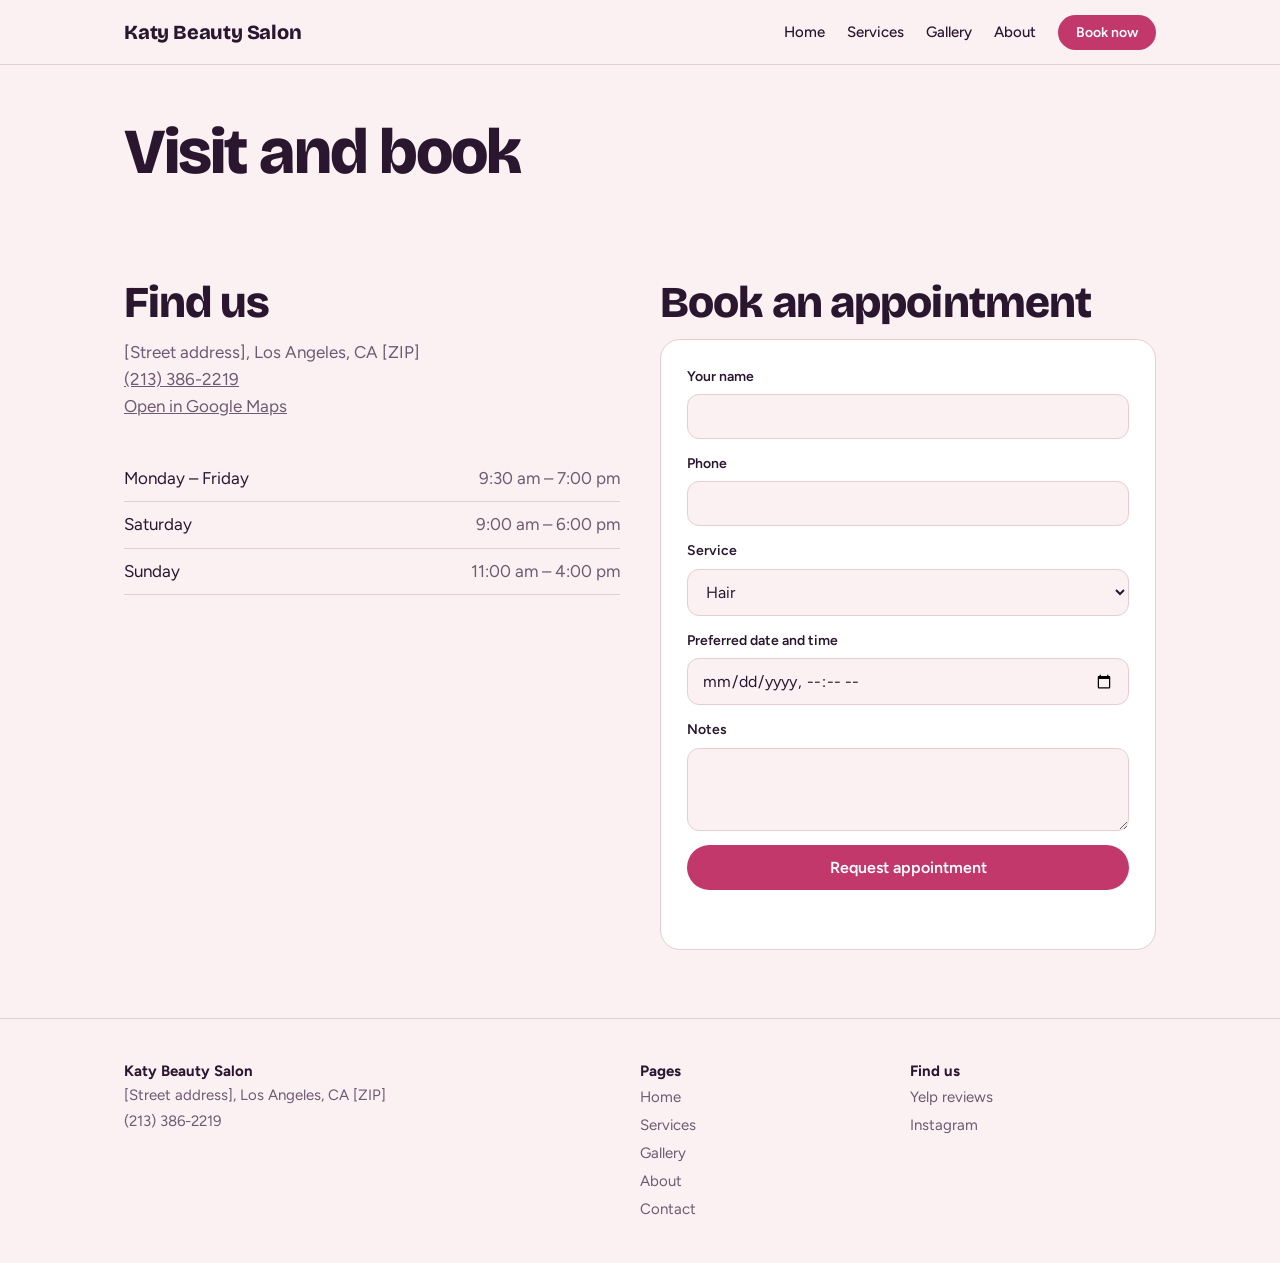
<file: contact.html>
<!DOCTYPE html>
<html lang="en"><head><meta charset="utf-8"><meta name="viewport" content="width=device-width, initial-scale=1">
<title>Contact & Booking | Katy Beauty Salon, Los Angeles</title><meta name="description" content="Book an appointment or find Katy Beauty Salon in Los Angeles: address, phone and hours.">
<link rel="icon" href="data:image/svg+xml,%3Csvg xmlns='http://www.w3.org/2000/svg' viewBox='0 0 100 100'%3E%3Ctext y='.9em' font-size='90'%3E💅%3C/text%3E%3C/svg%3E">
<link rel="preconnect" href="https://fonts.googleapis.com"><link rel="preconnect" href="https://fonts.gstatic.com" crossorigin>
<link href="https://fonts.googleapis.com/css2?family=Bricolage+Grotesque:opsz,wght@12..96,700;12..96,800&family=Figtree:wght@400;500;600&display=swap" rel="stylesheet">
<link rel="stylesheet" href="style.css"></head><body>
<header><div class="wrap"><a class="logo" href="index.html">Katy Beauty Salon</a>
<button class="menu-toggle" aria-expanded="false" aria-controls="nav">Menu</button><nav id="nav" aria-label="Main"><a href="index.html">Home</a><a href="services.html">Services</a><a href="gallery.html">Gallery</a><a href="about.html">About</a><a class="btn" href="contact.html#book">Book now</a></nav></div></header>
<main>
<div class="pagehead"><div class="wrap"><h1>Visit and book</h1></div></div>
<section><div class="wrap split"><div><h2>Find us</h2><p class="sub">[Street address], Los Angeles, CA [ZIP]<br><a href="tel:+12133862219">(213) 386-2219</a><br><a href="https://www.google.com/maps/search/?api=1&query=Katy+Beauty+Salon+Los+Angeles" target="_blank" rel="noopener">Open in Google Maps</a></p><table class="hours" aria-label="Opening hours"><tr><td>Monday – Friday</td><td>9:30 am – 7:00 pm</td></tr><tr><td>Saturday</td><td>9:00 am – 6:00 pm</td></tr><tr><td>Sunday</td><td>11:00 am – 4:00 pm</td></tr></table></div>
<div id="book"><h2>Book an appointment</h2><form id="bookForm" data-email="hello@example.com"><label>Your name<input name="name" required autocomplete="name"></label>
<label>Phone<input name="phone" type="tel" required autocomplete="tel"></label><label>Service<select name="service"><option>Hair</option><option>Nails</option><option>Skin and brows</option><option>Not sure yet</option></select></label>
<label>Preferred date and time<input name="when" type="datetime-local"></label><label>Notes<textarea name="notes" rows="3"></textarea></label>
<button class="btn" type="submit">Request appointment</button><p class="note" id="note" role="status"></p></form></div></div></section></main>
<footer><div class="wrap"><div><strong>Katy Beauty Salon</strong><br>[Street address], Los Angeles, CA [ZIP]<br><a href="tel:+12133862219">(213) 386-2219</a></div>
<div><strong>Pages</strong><a href="index.html">Home</a><a href="services.html">Services</a><a href="gallery.html">Gallery</a><a href="about.html">About</a><a href="contact.html">Contact</a></div>
<div><strong>Find us</strong><a href="https://www.yelp.com/biz/katy-beauty-salon-los-angeles-3" target="_blank" rel="noopener">Yelp reviews</a><a href="#">Instagram</a></div></div></footer>
<script src="main.js"></script></body></html>
</file>
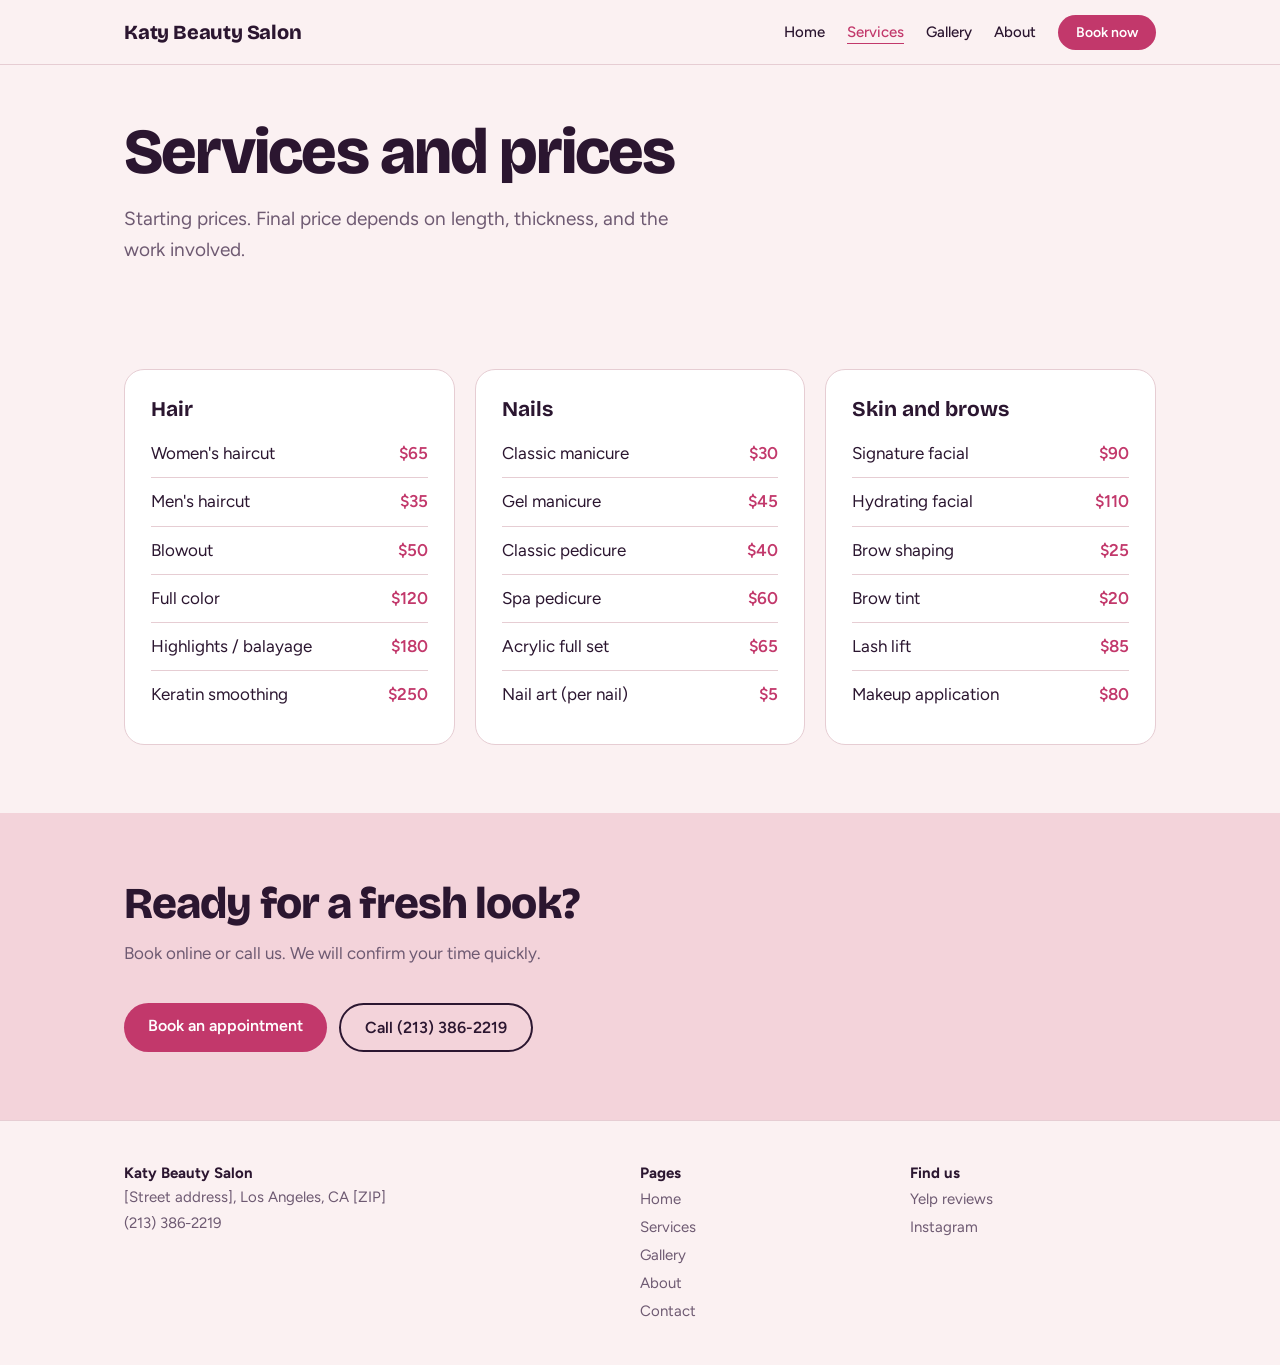
<file: services.html>
<!DOCTYPE html>
<html lang="en"><head><meta charset="utf-8"><meta name="viewport" content="width=device-width, initial-scale=1">
<title>Services & Prices | Katy Beauty Salon, Los Angeles</title><meta name="description" content="Hair, nail, skin and brow services with starting prices at Katy Beauty Salon in Los Angeles.">
<link rel="icon" href="data:image/svg+xml,%3Csvg xmlns='http://www.w3.org/2000/svg' viewBox='0 0 100 100'%3E%3Ctext y='.9em' font-size='90'%3E💅%3C/text%3E%3C/svg%3E">
<link rel="preconnect" href="https://fonts.googleapis.com"><link rel="preconnect" href="https://fonts.gstatic.com" crossorigin>
<link href="https://fonts.googleapis.com/css2?family=Bricolage+Grotesque:opsz,wght@12..96,700;12..96,800&family=Figtree:wght@400;500;600&display=swap" rel="stylesheet">
<link rel="stylesheet" href="style.css"></head><body>
<header><div class="wrap"><a class="logo" href="index.html">Katy Beauty Salon</a>
<button class="menu-toggle" aria-expanded="false" aria-controls="nav">Menu</button><nav id="nav" aria-label="Main"><a href="index.html">Home</a><a href="services.html" aria-current="page">Services</a><a href="gallery.html">Gallery</a><a href="about.html">About</a><a class="btn" href="contact.html#book">Book now</a></nav></div></header>
<main>
<div class="pagehead"><div class="wrap"><h1>Services and prices</h1><p class="lede">Starting prices. Final price depends on length, thickness, and the work involved.</p></div></div>
<section><div class="wrap cards"><div id="hair"><div class="card"><h3>Hair</h3><ul class="price"><li>Women's haircut <b>$65</b></li><li>Men's haircut <b>$35</b></li><li>Blowout <b>$50</b></li><li>Full color <b>$120</b></li><li>Highlights / balayage <b>$180</b></li><li>Keratin smoothing <b>$250</b></li></ul></div></div><div id="nails"><div class="card"><h3>Nails</h3><ul class="price"><li>Classic manicure <b>$30</b></li><li>Gel manicure <b>$45</b></li><li>Classic pedicure <b>$40</b></li><li>Spa pedicure <b>$60</b></li><li>Acrylic full set <b>$65</b></li><li>Nail art (per nail) <b>$5</b></li></ul></div></div><div id="skin"><div class="card"><h3>Skin and brows</h3><ul class="price"><li>Signature facial <b>$90</b></li><li>Hydrating facial <b>$110</b></li><li>Brow shaping <b>$25</b></li><li>Brow tint <b>$20</b></li><li>Lash lift <b>$85</b></li><li>Makeup application <b>$80</b></li></ul></div></div></div></section><section class="band"><div class="wrap"><h2>Ready for a fresh look?</h2><p class="sub">Book online or call us. We will confirm your time quickly.</p><div class="cta"><a class="btn" href="contact.html#book">Book an appointment</a><a class="btn ghost" href="tel:+12133862219">Call (213) 386-2219</a></div></div></section></main>
<footer><div class="wrap"><div><strong>Katy Beauty Salon</strong><br>[Street address], Los Angeles, CA [ZIP]<br><a href="tel:+12133862219">(213) 386-2219</a></div>
<div><strong>Pages</strong><a href="index.html">Home</a><a href="services.html">Services</a><a href="gallery.html">Gallery</a><a href="about.html">About</a><a href="contact.html">Contact</a></div>
<div><strong>Find us</strong><a href="https://www.yelp.com/biz/katy-beauty-salon-los-angeles-3" target="_blank" rel="noopener">Yelp reviews</a><a href="#">Instagram</a></div></div></footer>
<script src="main.js"></script></body></html>
</file>
<file: style.css>
:root{--bg:#FBF1F2;--surface:#fff;--ink:#2B1630;--muted:#6E5A72;--accent:#C2386B;--accent-ink:#fff;--soft:#F3D3DA;--line:#E6CDD3;
--display:"Bricolage Grotesque","Helvetica Neue",Arial,sans-serif;--body:"Figtree","Helvetica Neue",Arial,sans-serif}
@media(prefers-color-scheme:dark){:root{--bg:#1D0F22;--surface:#2A1830;--ink:#FBEFF1;--muted:#C9B3CC;--accent:#F07BA3;--accent-ink:#2B1630;--soft:#3C2342;--line:#47304D}}
*{box-sizing:border-box}html{scroll-behavior:smooth}
body{margin:0;background:var(--bg);color:var(--ink);font:400 17px/1.6 var(--body)}
a{color:inherit}:focus-visible{outline:3px solid var(--accent);outline-offset:3px}
.wrap{max-width:1080px;margin:0 auto;padding:0 24px}
header{position:sticky;top:0;z-index:5;background:var(--bg);border-bottom:1px solid var(--line)}
header .wrap{display:flex;align-items:center;justify-content:space-between;height:64px}
.logo{font:800 20px var(--display);text-decoration:none;letter-spacing:-.01em}
nav{display:flex;gap:22px;align-items:center}
nav a{text-decoration:none;font-weight:500;font-size:15px}nav a:hover,nav a[aria-current]{color:var(--accent)}
nav a[aria-current]{text-decoration:underline;text-underline-offset:6px}
.btn{display:inline-block;background:var(--accent);color:var(--accent-ink);padding:13px 24px;border-radius:999px;text-decoration:none;border:0;font:600 16px var(--body);cursor:pointer}
.btn:hover{filter:brightness(1.08)}.btn.ghost{background:transparent;color:var(--ink);border:2px solid var(--ink)}
nav .btn{padding:9px 18px;font-size:14px;color:var(--accent-ink)}nav .btn:hover{color:var(--accent-ink)}
.menu-toggle{display:none;background:none;border:2px solid var(--ink);color:var(--ink);border-radius:10px;padding:6px 12px;font:600 14px var(--body)}
h1{font:800 clamp(42px,8vw,84px)/.96 var(--display);letter-spacing:-.03em;margin:0 0 22px}
h2{font:800 clamp(28px,5vw,44px)/1.05 var(--display);letter-spacing:-.02em;margin:0 0 12px}
h3{font:700 21px var(--display);margin:0 0 8px}
.lede{font-size:19px;max-width:48ch;color:var(--muted);margin:0 0 28px}
.sub{color:var(--muted);margin:0 0 36px;max-width:54ch}
section{padding:68px 0}.band{background:var(--soft)}
.hero .wrap{display:grid;grid-template-columns:1.15fr .85fr;gap:48px;align-items:center;padding-top:56px;padding-bottom:64px}
.cta{display:flex;gap:12px;flex-wrap:wrap}
.arch{aspect-ratio:3/4;border-radius:999px 999px 24px 24px;max-width:380px;width:100%;justify-self:center;
background:url(images/hero.jpg) center/cover,linear-gradient(180deg,#F6A8A0,#E96F8E 45%,#7A2F6B)}
.pagehead{padding:56px 0 8px}.pagehead h1{font-size:clamp(38px,6vw,64px)}
.cards{display:grid;grid-template-columns:repeat(3,1fr);gap:20px}
.card{background:var(--surface);border:1px solid var(--line);border-radius:20px;padding:26px}
.card p{color:var(--muted);margin:0 0 12px}.card a{font-weight:600;color:var(--accent)}
.price li{display:flex;justify-content:space-between;gap:12px;padding:10px 0;border-top:1px solid var(--line)}
.price{list-style:none;margin:0;padding:0}.price li:first-child{border-top:0}.price b{color:var(--accent);font-weight:600;white-space:nowrap}
.grid{display:grid;grid-template-columns:repeat(3,1fr);gap:14px}
.grid.two{grid-template-columns:repeat(2,1fr)}
.ph{aspect-ratio:4/5;border-radius:16px;overflow:hidden;background:linear-gradient(160deg,var(--soft),#E9A9BA);position:relative;margin:0}
.ph img{width:100%;height:100%;object-fit:cover;display:block;position:absolute;inset:0}
.ph figcaption{position:absolute;left:12px;bottom:10px;font-size:13px;font-weight:600;color:#2B1630;background:rgba(255,255,255,.8);padding:3px 10px;border-radius:99px}
.ph img+figcaption{display:none}
.split{display:grid;grid-template-columns:1fr 1fr;gap:40px;align-items:start}
.hours{width:100%;border-collapse:collapse}.hours td{padding:9px 0;border-bottom:1px solid var(--line)}.hours td:last-child{text-align:right;color:var(--muted)}
form{display:grid;gap:14px;background:var(--surface);border:1px solid var(--line);border-radius:20px;padding:26px}
label{font-weight:600;font-size:14px;display:grid;gap:6px}
input,select,textarea{font:400 16px var(--body);padding:12px 14px;border:1px solid var(--line);border-radius:12px;background:var(--bg);color:var(--ink);width:100%}
.note{font-size:14px;color:var(--muted);margin:0;min-height:1.4em}
footer{border-top:1px solid var(--line);padding:40px 0;color:var(--muted);font-size:15px}
footer .wrap{display:grid;grid-template-columns:2fr 1fr 1fr;gap:24px}footer a{display:block;text-decoration:none;padding:2px 0}footer a:hover{color:var(--accent)}
footer strong{color:var(--ink)}
@media(max-width:820px){
.hero .wrap,.split,.cards,footer .wrap{grid-template-columns:1fr}.grid{grid-template-columns:repeat(2,1fr)}.arch{max-width:260px}
.menu-toggle{display:block}nav{display:none;position:absolute;top:64px;left:0;right:0;background:var(--bg);border-bottom:1px solid var(--line);flex-direction:column;align-items:flex-start;padding:16px 24px;gap:14px}
nav.open{display:flex}}
</file>
